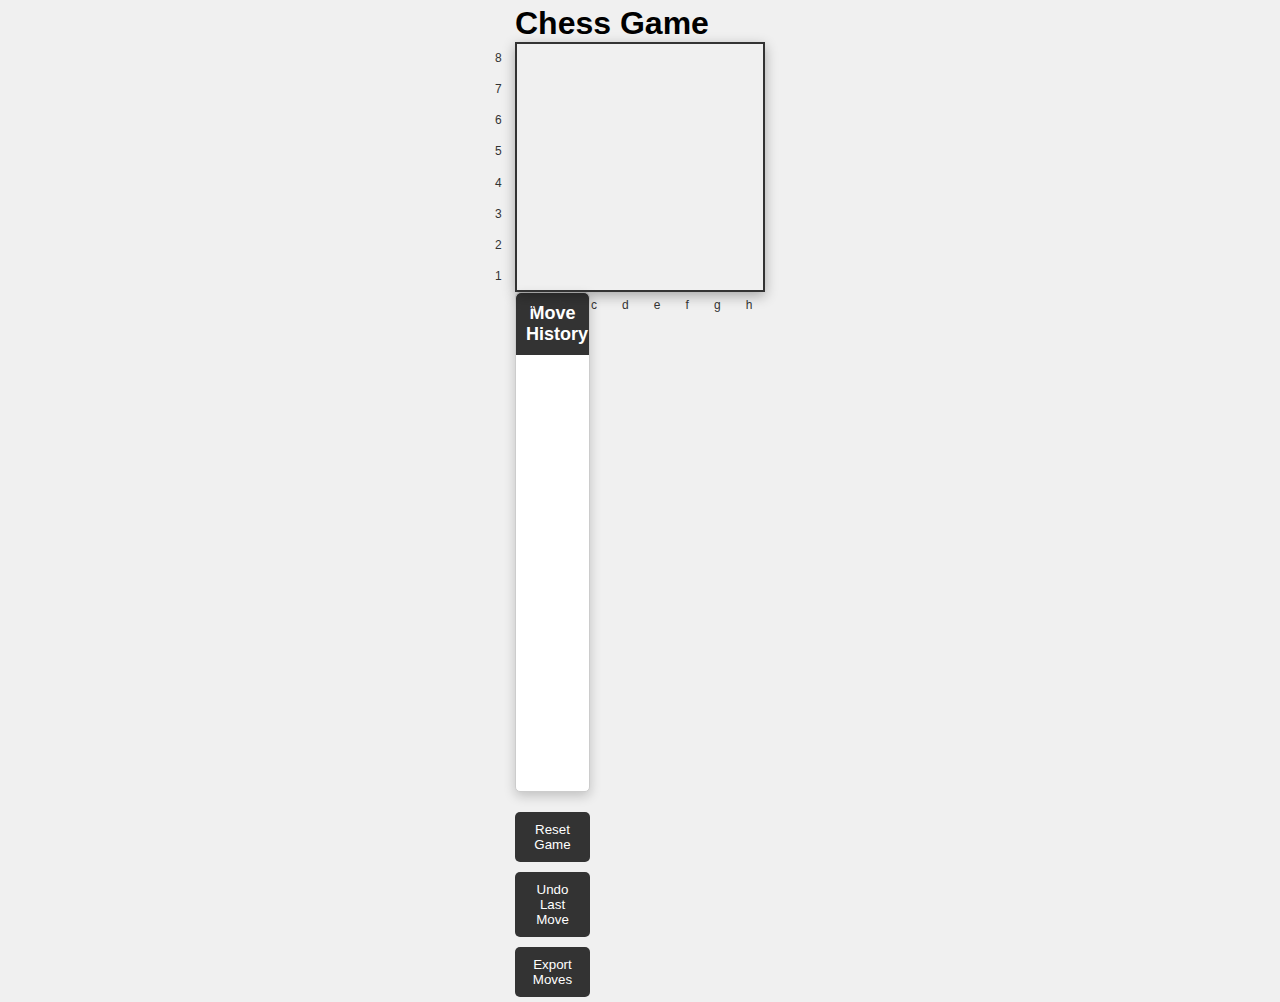
<file: index.html>
<!DOCTYPE html>
<html lang="en">
<head>
    <meta charset="UTF-8">
    <meta name="viewport" content="width=device-width, initial-scale=1.0, maximum-scale=1.0, user-scalable=no">
    <title>Chess Move Recorder</title>
    <link rel="stylesheet" href="styles.css">
    <script src="https://html2canvas.hertzen.com/dist/html2canvas.min.js"></script>
</head>
<body>
    <div class="menu-container">
        <h1>Chess Game</h1>
        <div class="game-container">
            <div class="board-container">
                <div class="chessboard" id="chessboard"></div>
                <div class="coordinates">
                    <div class="files">
                        <span>a</span><span>b</span><span>c</span><span>d</span>
                        <span>e</span><span>f</span><span>g</span><span>h</span>
                    </div>
                    <div class="ranks">
                        <span>8</span><span>7</span><span>6</span><span>5</span>
                        <span>4</span><span>3</span><span>2</span><span>1</span>
                    </div>
                </div>
                <svg class="arrows" id="arrows"></svg>
            </div>
            <div class="side-panel">
                <div class="move-history">
                    <h2>Move History</h2>
                    <div class="moves" id="moves"></div>
                </div>
                <div class="controls">
                    <button id="reset-btn">Reset Game</button>
                    <button id="undo-btn">Undo Last Move</button>
                    <button id="export-btn">Export Moves</button>
                </div>
            </div>
        </div>
    </div>
    <div id="feedback" class="feedback"></div>
    <script src="script.js"></script>
</body>
</html>
</file>
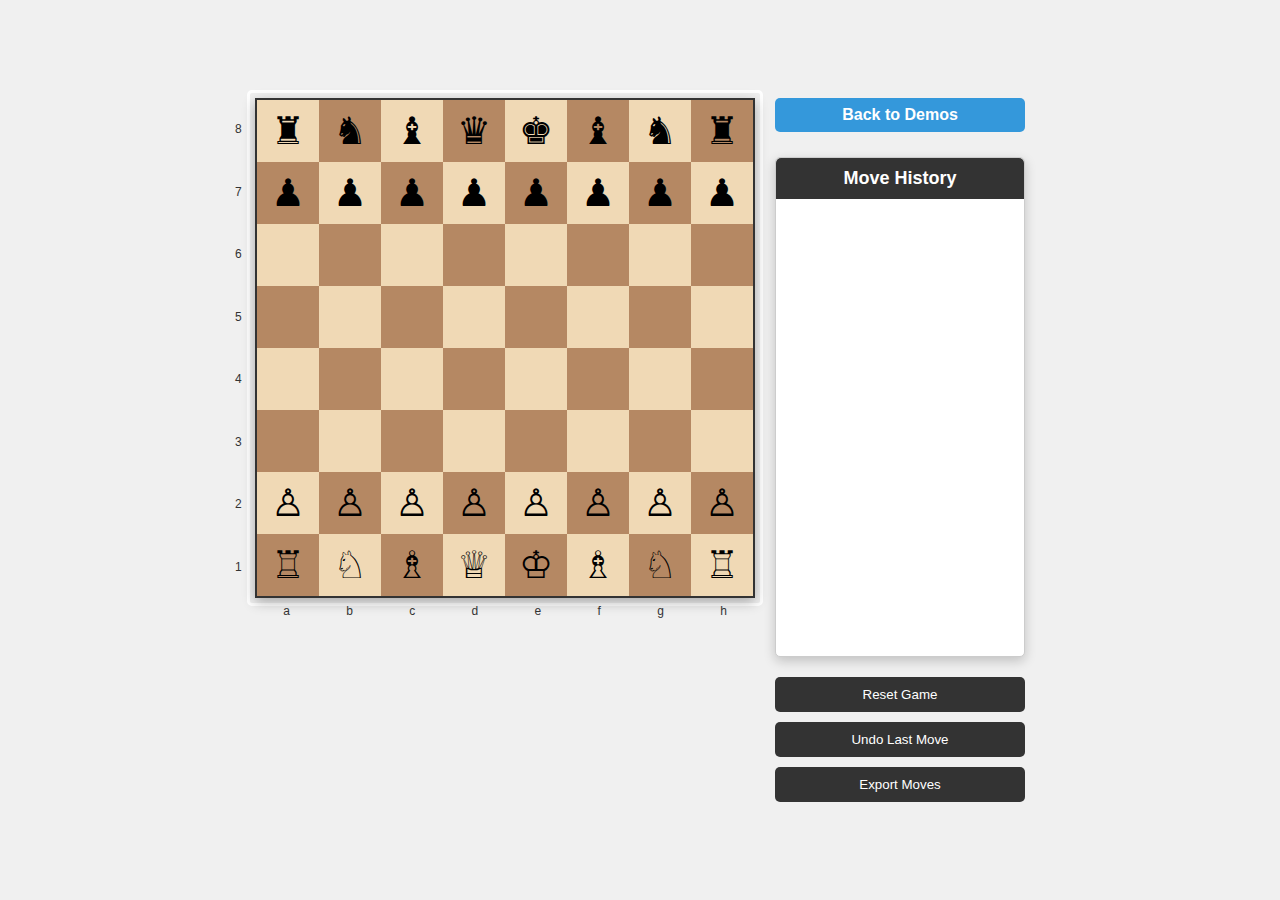
<file: demo1/index.html>
<!DOCTYPE html>
<html lang="en">
<head>
    <meta charset="UTF-8">
    <meta name="viewport" content="width=device-width, initial-scale=1.0">
    <title>Demo 1 - Chess Move Recorder</title>
    <link rel="stylesheet" href="styles.css">
    <script src="https://html2canvas.hertzen.com/dist/html2canvas.min.js"></script>
    <style>
        .back-button {
            padding: 8px 15px;
            background-color: #3498db;
            color: white;
            text-decoration: none;
            border-radius: 5px;
            font-weight: bold;
            transition: background-color 0.3s;
            display: block;
            text-align: center;
            margin-bottom: 5px;
        }
        
        .back-button:hover {
            background-color: #2980b9;
        }
    </style>
</head>
<body>
    <div class="container landscape-mode">
        <div class="game-container">
            <div class="board-container">
                <div class="chessboard" id="chessboard"></div>
                <div class="coordinates">
                    <div class="files">
                        <span>a</span><span>b</span><span>c</span><span>d</span>
                        <span>e</span><span>f</span><span>g</span><span>h</span>
                    </div>
                    <div class="ranks">
                        <span>8</span><span>7</span><span>6</span><span>5</span>
                        <span>4</span><span>3</span><span>2</span><span>1</span>
                    </div>
                </div>
                <svg class="arrows" id="arrows"></svg>
            </div>
            <div class="side-panel">
                <a href="../index.html" class="back-button">Back to Demos</a>
                <div class="move-history">
                    <h2>Move History</h2>
                    <div class="moves" id="moves"></div>
                </div>
                <div class="controls">
                    <button id="reset-btn">Reset Game</button>
                    <button id="undo-btn">Undo Last Move</button>
                    <button id="export-btn">Export Moves</button>
                </div>
            </div>
        </div>
    </div>
    <div id="feedback" class="feedback"></div>
    <script src="script.js"></script>
</body>
</html>
</file>
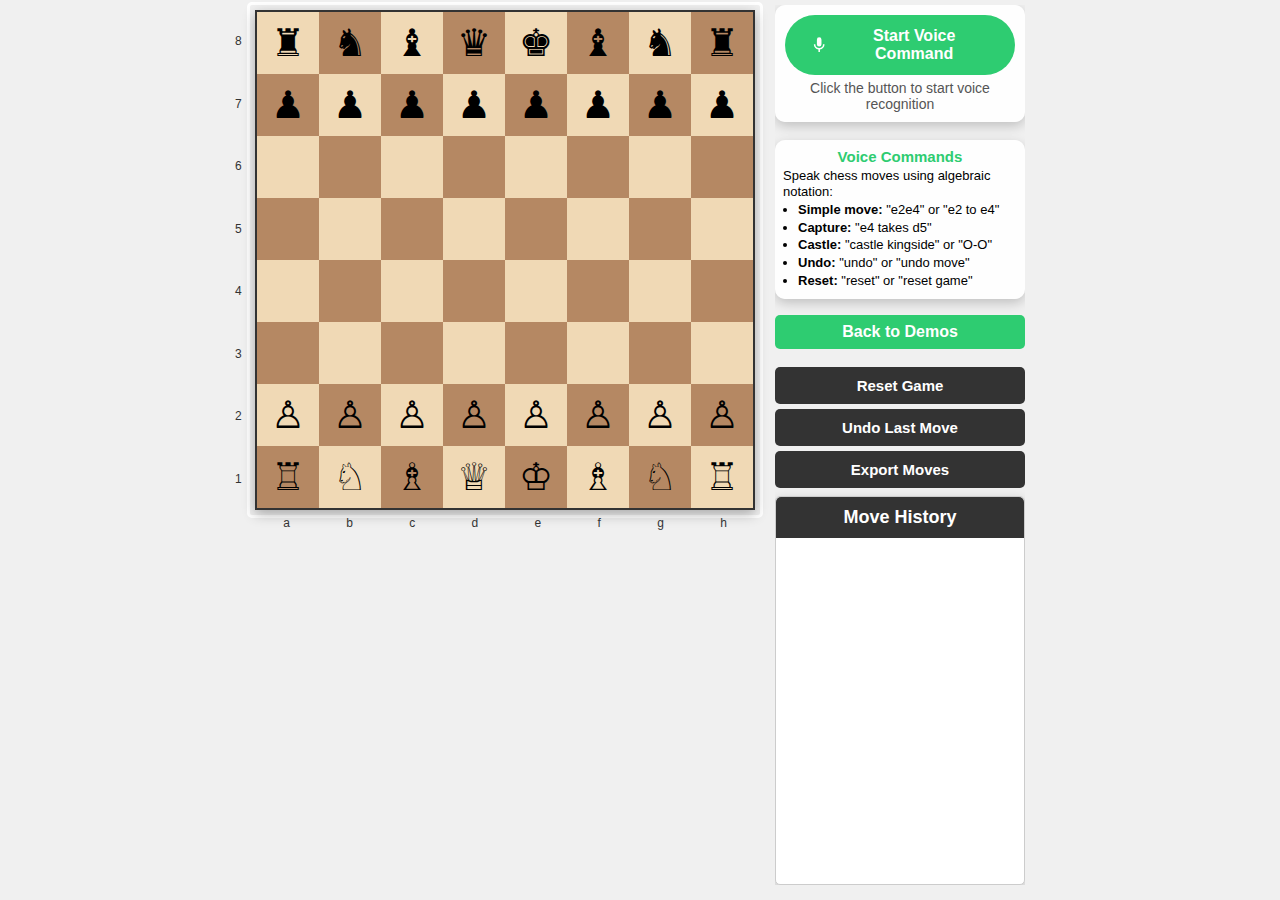
<file: demo2/index.html>
<!DOCTYPE html>
<html lang="en">
<head>
    <meta charset="UTF-8">
    <meta name="viewport" content="width=device-width, initial-scale=1.0">
    <title>Demo 2 - Voice Controlled Chess Recorder</title>
    <link rel="stylesheet" href="styles.css">
    <script src="https://html2canvas.hertzen.com/dist/html2canvas.min.js"></script>
    <style>
        .back-button {
            padding: 8px 15px;
            background-color: #2ecc71;
            color: white;
            text-decoration: none;
            border-radius: 5px;
            font-weight: bold;
            transition: background-color 0.3s;
            display: block;
            text-align: center;
            margin-bottom: 10px;
        }
        
        .back-button:hover {
            background-color: #27ae60;
        }

        .voice-controls {
            display: flex;
            flex-direction: column;
            align-items: center;
            gap: 5px;
            background-color: rgba(255, 255, 255, 0.9);
            padding: 10px;
            border-radius: 10px;
            box-shadow: 0 4px 12px rgba(0, 0, 0, 0.2);
            margin-bottom: 10px;
        }

        .voice-button {
            padding: 12px 25px;
            background-color: #2ecc71;
            color: white;
            border: none;
            border-radius: 50px;
            font-size: 16px;
            font-weight: bold;
            cursor: pointer;
            display: flex;
            align-items: center;
            gap: 10px;
            transition: all 0.3s;
            width: 100%;
            justify-content: center;
        }

        .voice-button:hover {
            background-color: #27ae60;
        }

        .voice-button.listening {
            background-color: #e74c3c;
            animation: pulse 1.5s infinite;
        }

        .voice-button.listening:hover {
            background-color: #c0392b;
        }

        .voice-status {
            font-size: 14px;
            color: #555;
            text-align: center;
            min-height: 20px;
            word-wrap: break-word;
            overflow-wrap: break-word;
            width: 100%;
        }

        .mic-icon {
            width: 20px;
            height: 20px;
            fill: white;
        }

        @keyframes pulse {
            0% {
                transform: scale(1);
            }
            50% {
                transform: scale(1.05);
            }
            100% {
                transform: scale(1);
            }
        }

        .voice-commands {
            background-color: rgba(255, 255, 255, 0.9);
            padding: 8px;
            border-radius: 10px;
            box-shadow: 0 4px 12px rgba(0, 0, 0, 0.2);
            margin-bottom: 8px;
            width: 100%;
        }

        .voice-commands h3 {
            margin-bottom: 3px;
            color: #2ecc71;
            text-align: center;
            font-size: 15px;
        }

        .voice-commands p {
            margin-bottom: 3px;
            font-size: 13px;
            line-height: 1.2;
        }

        .voice-commands ul {
            padding-left: 15px;
            font-size: 13px;
            margin-top: 3px;
            margin-bottom: 3px;
        }

        .voice-commands li {
            margin-bottom: 2px;
            line-height: 1.2;
        }
        
        .permission-overlay {
            position: fixed;
            top: 0;
            left: 0;
            width: 100%;
            height: 100%;
            background-color: rgba(0, 0, 0, 0.7);
            display: flex;
            justify-content: center;
            align-items: center;
            z-index: 1000;
            opacity: 0;
            pointer-events: none;
            transition: opacity 0.3s;
        }
        
        .permission-overlay.visible {
            opacity: 1;
            pointer-events: all;
        }
        
        .permission-box {
            background-color: white;
            padding: 30px;
            border-radius: 10px;
            max-width: 500px;
            text-align: center;
        }
        
        .permission-box h3 {
            color: #2ecc71;
            margin-bottom: 15px;
        }
        
        .permission-box p {
            margin-bottom: 20px;
            line-height: 1.5;
        }
        
        .permission-box button {
            padding: 10px 20px;
            background-color: #2ecc71;
            color: white;
            border: none;
            border-radius: 5px;
            font-weight: bold;
            cursor: pointer;
        }
        
        .permission-box button:hover {
            background-color: #27ae60;
        }

        @media (max-width: 480px) {
            .voice-button {
                font-size: 14px;
                padding: 10px 15px;
            }
            
            .mic-icon {
                width: 16px;
                height: 16px;
            }
        }
    </style>
</head>
<body>
    <div class="container landscape-mode">
        <div class="game-container">
            <div class="board-container">
                <div class="chessboard" id="chessboard"></div>
                <div class="coordinates">
                    <div class="files">
                        <span>a</span><span>b</span><span>c</span><span>d</span>
                        <span>e</span><span>f</span><span>g</span><span>h</span>
                    </div>
                    <div class="ranks">
                        <span>8</span><span>7</span><span>6</span><span>5</span>
                        <span>4</span><span>3</span><span>2</span><span>1</span>
                    </div>
                </div>
                <svg class="arrows" id="arrows"></svg>
            </div>
            <div class="side-panel">
                <div class="voice-controls">
                    <button id="voice-btn" class="voice-button">
                        <svg class="mic-icon" viewBox="0 0 24 24">
                            <path d="M12,2A3,3 0 0,1 15,5V11A3,3 0 0,1 12,14A3,3 0 0,1 9,11V5A3,3 0 0,1 12,2M19,11C19,14.53 16.39,17.44 13,17.93V21H11V17.93C7.61,17.44 5,14.53 5,11H7A5,5 0 0,0 12,16A5,5 0 0,0 17,11H19Z" />
                        </svg>
                        Start Voice Command
                    </button>
                    <div id="voice-status" class="voice-status">Click the button to start voice recognition</div>
                </div>
                
                <div class="voice-commands">
                    <h3>Voice Commands</h3>
                    <p>Speak chess moves using algebraic notation:</p>
                    <ul>
                        <li><strong>Simple move:</strong> "e2e4" or "e2 to e4"</li>
                        <li><strong>Capture:</strong> "e4 takes d5"</li>
                        <li><strong>Castle:</strong> "castle kingside" or "O-O"</li>
                        <li><strong>Undo:</strong> "undo" or "undo move"</li>
                        <li><strong>Reset:</strong> "reset" or "reset game"</li>
                    </ul>
                </div>
                
                <a href="../index.html" class="back-button">Back to Demos</a>
                
                <div class="controls">
                    <button id="reset-btn">Reset Game</button>
                    <button id="undo-btn">Undo Last Move</button>
                    <button id="export-btn">Export Moves</button>
                </div>
                
                <div class="move-history">
                    <h2>Move History</h2>
                    <div class="moves" id="moves"></div>
                </div>
            </div>
        </div>
    </div>
    
    <div id="feedback" class="feedback"></div>
    
    <div id="permission-overlay" class="permission-overlay">
        <div class="permission-box">
            <h3>Microphone Access Required</h3>
            <p>This demo needs permission to use your microphone for voice commands. When prompted by your browser, please click "Allow" to enable voice recognition.</p>
            <p>If you've denied permission, you'll need to reset it in your browser settings.</p>
            <button id="permission-ok">Got it</button>
        </div>
    </div>
    
    <script src="script.js"></script>
</body>
</html>
</file>
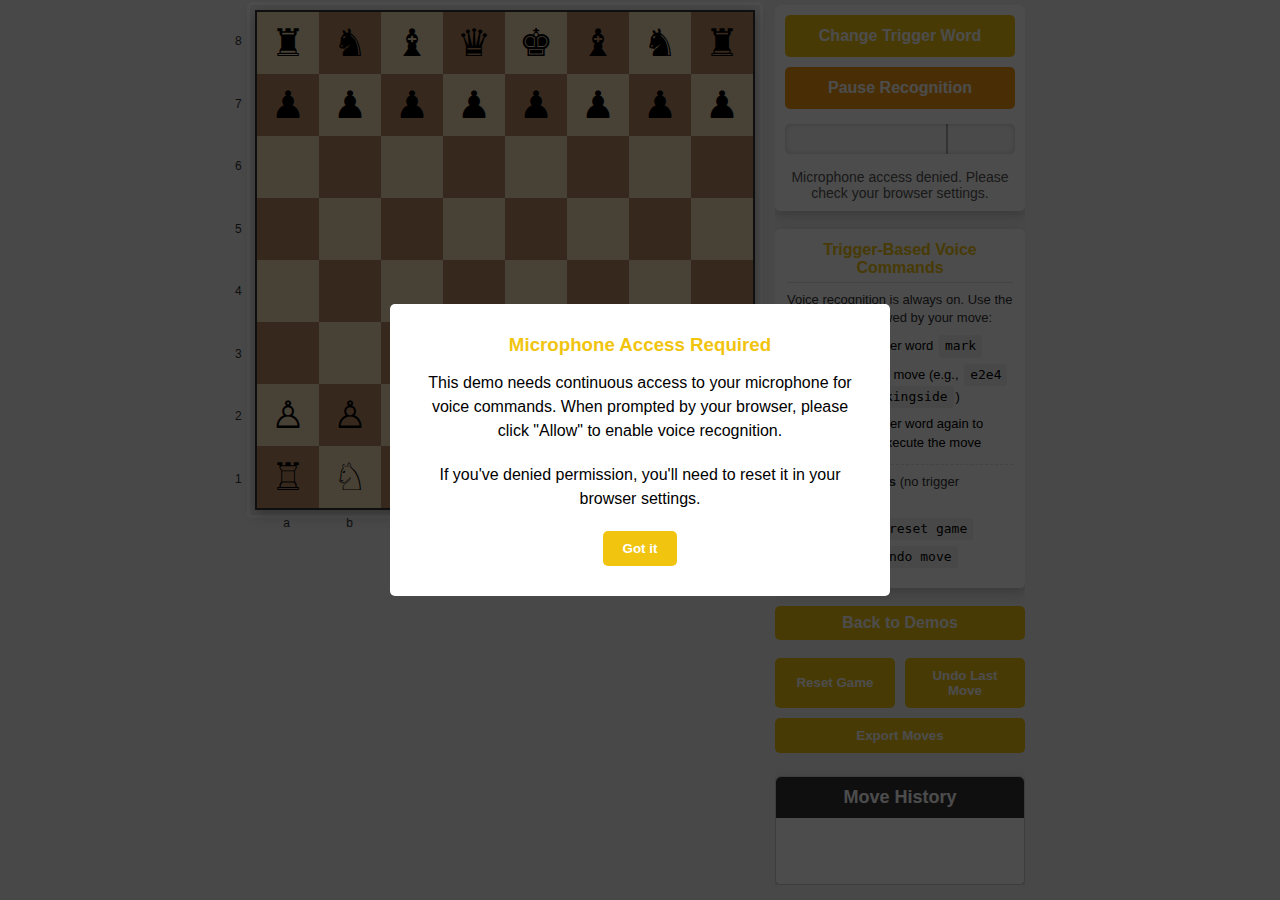
<file: demo3/index.html>
<!DOCTYPE html>
<html lang="en">
<head>
    <meta charset="UTF-8">
    <meta name="viewport" content="width=device-width, initial-scale=1.0">
    <title>Demo 3 - Trigger Controlled Chess Moves Recording</title>
    <link rel="stylesheet" href="styles.css">
    <script src="https://html2canvas.hertzen.com/dist/html2canvas.min.js"></script>
    <style>
        .back-button {
            padding: 8px 15px;
            background-color: #f1c40f;
            color: white;
            text-decoration: none;
            border-radius: 5px;
            font-weight: bold;
            transition: background-color 0.3s;
            display: block;
            text-align: center;
            margin-bottom: 10px;
        }
        
        .back-button:hover {
            background-color: #f39c12;
        }

        .voice-controls {
            display: flex;
            flex-direction: column;
            align-items: center;
            gap: 5px;
            background-color: rgba(255, 255, 255, 0.9);
            padding: 10px;
            border-radius: 5px;
            box-shadow: 0 4px 12px rgba(0, 0, 0, 0.2);
            margin-bottom: 10px;
        }

        .voice-button {
            padding: 12px 15px;
            background-color: #f1c40f;
            color: white;
            border: none;
            border-radius: 5px;
            font-size: 16px;
            font-weight: bold;
            cursor: pointer;
            transition: all 0.3s;
            width: 100%;
            text-align: center;
        }

        .voice-button:hover {
            background-color: #f39c12;
        }

        .voice-button.listening {
            background-color: #e74c3c;
            animation: pulse 1.5s infinite;
        }

        .voice-button.listening:hover {
            background-color: #c0392b;
        }

        .voice-status {
            font-size: 14px;
            color: #555;
            text-align: center;
            min-height: 20px;
            word-wrap: break-word;
            overflow-wrap: break-word;
            width: 100%;
        }

        .mic-icon {
            width: 20px;
            height: 20px;
            fill: white;
        }

        @keyframes pulse {
            0% {
                transform: scale(1);
            }
            50% {
                transform: scale(1.05);
            }
            100% {
                transform: scale(1);
            }
        }

        .voice-commands {
            background-color: rgba(255, 255, 255, 0.9);
            padding: 12px;
            border-radius: 5px;
            box-shadow: 0 4px 12px rgba(0, 0, 0, 0.2);
            margin-bottom: 10px;
            width: 100%;
        }

        .voice-commands h3 {
            margin-bottom: 8px;
            color: #f1c40f;
            text-align: center;
            font-size: 16px;
            border-bottom: 1px solid #e0e0e0;
            padding-bottom: 5px;
        }

        .voice-commands p {
            margin-bottom: 8px;
            font-size: 13px;
            line-height: 1.4;
            color: #333;
        }

        .voice-commands ol, .voice-commands ul {
            padding-left: 20px;
            font-size: 13px;
            margin: 8px 0;
        }

        .voice-commands li {
            margin-bottom: 6px;
            line-height: 1.4;
        }
        
        .voice-commands .step-number {
            display: inline-block;
            width: 20px;
            height: 20px;
            background-color: #f1c40f;
            color: white;
            border-radius: 50%;
            text-align: center;
            line-height: 20px;
            margin-right: 8px;
            font-weight: bold;
            font-size: 12px;
        }
        
        .voice-commands .command-section {
            margin-top: 12px;
            padding-top: 8px;
            border-top: 1px dashed #e0e0e0;
        }
        
        .voice-commands .command-label {
            display: inline-block;
            background-color: #f1f1f1;
            padding: 2px 6px;
            border-radius: 3px;
            font-family: monospace;
            margin: 0 2px;
        }
        
        .permission-overlay {
            position: fixed;
            top: 0;
            left: 0;
            width: 100%;
            height: 100%;
            background-color: rgba(0, 0, 0, 0.7);
            display: flex;
            justify-content: center;
            align-items: center;
            z-index: 1000;
            opacity: 0;
            pointer-events: none;
            transition: opacity 0.3s;
        }
        
        .permission-overlay.visible {
            opacity: 1;
            pointer-events: all;
        }
        
        .permission-box {
            background-color: white;
            padding: 30px;
            border-radius: 5px;
            max-width: 500px;
            text-align: center;
        }
        
        .permission-box h3 {
            color: #f1c40f;
            margin-bottom: 15px;
        }
        
        .permission-box p {
            margin-bottom: 20px;
            line-height: 1.5;
        }
        
        .permission-box button {
            padding: 10px 20px;
            background-color: #f1c40f;
            color: white;
            border: none;
            border-radius: 5px;
            font-weight: bold;
            cursor: pointer;
        }
        
        .permission-box button:hover {
            background-color: #f39c12;
        }

        /* Indicator for active voice recognition */
        body.voice-active {
            border: 2px solid #f1c40f;
        }

        @media (max-width: 480px) {
            .voice-button {
                font-size: 14px;
                padding: 10px 15px;
            }
            
            .mic-icon {
                width: 16px;
                height: 16px;
            }
        }

        .button-group {
            display: flex;
            flex-direction: column;
            width: 100%;
            gap: 10px;
            margin-bottom: 10px;
        }
        
        .button-group .voice-button {
            width: 100%;
        }
        
        .pause-button {
            background-color: #f39c12;
        }
        
        .pause-button:hover {
            background-color: #e67e22;
        }
        
        .pause-button.paused {
            background-color: #3498db;
        }
        
        .pause-button.paused:hover {
            background-color: #2980b9;
        }
        
        .decibel-meter-container.paused {
            opacity: 0.5;
            background-color: #ddd;
        }
        
        .decibel-meter-container.paused .decibel-meter {
            background: #aaa;
        }
    </style>
</head>
<body>
    <div class="container landscape-mode">
        <div class="game-container">
            <div class="board-container">
                <div class="chessboard" id="chessboard"></div>
                <div class="coordinates">
                    <div class="files">
                        <span>a</span><span>b</span><span>c</span><span>d</span>
                        <span>e</span><span>f</span><span>g</span><span>h</span>
                    </div>
                    <div class="ranks">
                        <span>8</span><span>7</span><span>6</span><span>5</span>
                        <span>4</span><span>3</span><span>2</span><span>1</span>
                    </div>
                </div>
                <svg class="arrows" id="arrows"></svg>
            </div>
            <div class="side-panel">
                <div class="voice-controls">
                    <div class="button-group">
                        <button id="voice-btn" class="voice-button">
                            Change Trigger Word
                        </button>
                        <button id="pause-btn" class="voice-button pause-button">
                            Pause Recognition
                        </button>
                    </div>
                    <div class="decibel-meter-container" id="decibel-container">
                        <div id="decibel-meter" class="decibel-meter"></div>
                        <div id="decibel-threshold" class="decibel-threshold" style="left: 70%;"></div>
                    </div>
                    <div id="voice-status" class="voice-status">Voice recognition is always on. Say "mark" to start a move.</div>
                </div>
                
                <div class="voice-commands">
                    <h3>Trigger-Based Voice Commands</h3>
                    <p>Voice recognition is always on. Use the trigger word followed by your move:</p>
                    <ol>
                        <li><span class="step-number">1</span> Say trigger word <span class="command-label">mark</span></li>
                        <li><span class="step-number">2</span> Say your move (e.g., <span class="command-label">e2e4</span> or <span class="command-label">castle kingside</span>)</li>
                        <li><span class="step-number">3</span> Say trigger word again to confirm and execute the move</li>
                    </ol>
                    <div class="command-section">
                        <p><strong>Direct commands</strong> (no trigger needed):</p>
                        <ul>
                            <li><span class="command-label">reset</span> or <span class="command-label">reset game</span></li>
                            <li><span class="command-label">undo</span> or <span class="command-label">undo move</span></li>
                        </ul>
                    </div>
                </div>
                
                <a href="../index.html" class="back-button">Back to Demos</a>
                
                <div class="controls">
                    <button id="reset-btn">Reset Game</button>
                    <button id="undo-btn">Undo Last Move</button>
                    <button id="export-btn">Export Moves</button>
                </div>
                
                <div class="move-history">
                    <h2>Move History</h2>
                    <div class="moves" id="moves"></div>
                </div>
            </div>
        </div>
    </div>
    
    <div id="feedback" class="feedback"></div>
    
    <div id="permission-overlay" class="permission-overlay">
        <div class="permission-box">
            <h3>Microphone Access Required</h3>
            <p>This demo needs continuous access to your microphone for voice commands. When prompted by your browser, please click "Allow" to enable voice recognition.</p>
            <p>If you've denied permission, you'll need to reset it in your browser settings.</p>
            <button id="permission-ok">Got it</button>
        </div>
    </div>
    
    <script src="script.js"></script>
</body>
</html>
</file>
<file: styles.css>
* {
    margin: 0;
    padding: 0;
    box-sizing: border-box;
}

body {
    font-family: Arial, sans-serif;
    background-color: #f0f0f0;
    padding: 10px;
    display: flex;
    justify-content: center;
    align-items: center;
    min-height: 100vh;
    position: relative;
}

.container {
    max-width: 100%;
    margin: 0 auto;
    width: 100%;
}

.landscape-mode .game-container {
    display: flex;
    flex-direction: row;
    gap: 20px;
    justify-content: center;
    align-items: flex-start;
    max-width: 100vw;
}

.board-container {
    position: relative;
    width: 100%;
    max-width: min(calc(100vh - 80px), 500px);
    aspect-ratio: 1/1;
}

.chessboard {
    width: 100%;
    height: 100%;
    display: grid;
    grid-template-columns: repeat(8, 1fr);
    grid-template-rows: repeat(8, 1fr);
    border: 2px solid #333;
    box-shadow: 0 4px 12px rgba(0, 0, 0, 0.3);
    position: relative;
    z-index: 1;
}

.coordinates {
    position: absolute;
    width: 100%;
    height: 100%;
    top: 0;
    left: 0;
    pointer-events: none;
    z-index: 2;
}

.files {
    position: absolute;
    bottom: -20px;
    left: 0;
    width: 100%;
    display: flex;
    justify-content: space-around;
}

.ranks {
    position: absolute;
    top: 0;
    left: -20px;
    height: 100%;
    display: flex;
    flex-direction: column;
    justify-content: space-around;
}

.files span, .ranks span {
    font-size: 12px;
    color: #333;
}

.arrows {
    position: absolute;
    top: 0;
    left: 0;
    width: 100%;
    height: 100%;
    pointer-events: none;
    z-index: 3;
}

.square {
    display: flex;
    justify-content: center;
    align-items: center;
    position: relative;
}

.white {
    background-color: #f0d9b5;
}

.black {
    background-color: #b58863;
}

.piece {
    width: 80%;
    height: 80%;
    cursor: grab;
    user-select: none;
    position: absolute;
    z-index: 10;
    display: flex;
    justify-content: center;
    align-items: center;
    font-size: calc(min(calc(100vh - 80px), 500px) / 8 * 0.6);
    /* Prevent iOS from displaying chess pieces as emojis */
    font-family: "Arial Unicode MS", "Segoe UI Symbol", sans-serif;
    font-variation-settings: 'EMOJI' 0;
    -webkit-font-feature-settings: 'liga' 0;
}

.piece.dragging {
    opacity: 0.6;
}

.highlight {
    background-color: rgba(255, 255, 0, 0.4);
}

.side-panel {
    display: flex;
    flex-direction: column;
    gap: 20px;
    width: 250px;
    max-width: 30%;
}

.move-history {
    width: 100%;
    height: calc(100vh - 250px);
    max-height: 500px;
    border: 1px solid #ccc;
    border-radius: 5px;
    background-color: white;
    box-shadow: 0 4px 12px rgba(0, 0, 0, 0.2);
    display: flex;
    flex-direction: column;
}

.move-history h2 {
    text-align: center;
    padding: 10px;
    background-color: #333;
    color: white;
    font-size: 18px;
    border-radius: 5px 5px 0 0;
    flex-shrink: 0;
}

.moves {
    flex-grow: 1;
    overflow-y: auto;
    padding: 10px;
}

.move-pair {
    display: flex;
    margin-bottom: 8px;
}

.move-number {
    font-weight: bold;
    margin-right: 10px;
    min-width: 20px;
}

.move {
    flex: 1;
    padding: 4px 8px;
    border-radius: 4px;
    margin-right: 5px;
    font-weight: 500;
}

.white-move {
    background-color: #e6f0ff;
    color: #333;
    border: 1px solid #b3d1ff;
}

.black-move {
    background-color: #333333;
    color: #ffffff;
    border: 1px solid #666666;
}

.capture-move {
    background-color: #ffebee;
    color: #d32f2f;
    border: 1px solid #ffcdd2;
}

.white-move.capture-move {
    background-color: #ffebee;
    color: #d32f2f;
    border: 1px solid #ffcdd2;
}

.black-move.capture-move {
    background-color: #b71c1c;
    color: #ffffff;
    border: 1px solid #d32f2f;
}

.castling-move {
    background-color: #e8f5e9;
    color: #2e7d32;
    border: 1px solid #c8e6c9;
}

.white-move.castling-move {
    background-color: #e8f5e9;
    color: #2e7d32;
    border: 1px solid #c8e6c9;
}

.black-move.castling-move {
    background-color: #1b5e20;
    color: #ffffff;
    border: 1px solid #2e7d32;
}

.promotion-move {
    background-color: #fff8e1;
    color: #ff8f00;
    border: 1px solid #ffecb3;
}

.white-move.promotion-move {
    background-color: #fff8e1;
    color: #ff8f00;
    border: 1px solid #ffecb3;
}

.black-move.promotion-move {
    background-color: #ff6f00;
    color: #ffffff;
    border: 1px solid #ff8f00;
}

/* Combined styles (e.g., castling + capture) */
.castling-move.capture-move {
    background: linear-gradient(135deg, #e8f5e9 50%, #ffebee 50%);
    color: #d32f2f;
}

.promotion-move.capture-move {
    background: linear-gradient(135deg, #fff8e1 50%, #ffebee 50%);
    color: #d32f2f;
}

.controls {
    display: flex;
    flex-direction: column;
    gap: 10px;
}

button {
    padding: 10px 15px;
    background-color: #333;
    color: white;
    border: none;
    border-radius: 5px;
    cursor: pointer;
}

button:hover {
    background-color: #555;
}

.feedback {
    position: fixed;
    top: 0;
    left: 0;
    width: 100%;
    height: 100%;
    pointer-events: none;
    z-index: 1000;
    opacity: 0;
    transition: opacity 0.3s;
}

.feedback.valid {
    background-color: rgba(0, 255, 0, 0);
}

.feedback.invalid {
    background-color: rgba(255, 0, 0, 0.671);
}

/* Media query for portrait mode (mobile) */
@media (max-width: 767px) or (orientation: portrait) {
    .landscape-mode .game-container {
        flex-direction: column;
        align-items: center;
    }
    
    .board-container {
        max-width: min(calc(100vw - 20px), 370px);
    }
    
    .side-panel {
        width: 100%;
        max-width: min(calc(100vw - 20px), 370px);
    }
    
    .move-history {
        height: 200px;
    }
    
    .controls {
        flex-direction: row;
        justify-content: center;
    }
    
    .piece {
        font-size: calc(min(calc(100vw - 20px), 370px) / 8 * 0.6);
    }
}

/* Touch device improvements */
@media (pointer: coarse) {
    .piece {
        font-size: calc(min(calc(100vh - 80px), 500px) / 8 * 0.7);
    }
    
    @media (max-width: 767px) or (orientation: portrait) {
        .piece {
            font-size: calc(min(calc(100vw - 20px), 370px) / 8 * 0.7);
        }
    }
}

/* Landscape orientation specific styles */
@media (orientation: landscape) {
    body {
        padding: 5px;
    }
    
    .board-container {
        margin: 0;
    }
    
    /* Ensure side-by-side layout in landscape mode on mobile */
    @media (max-width: 767px) {
        .landscape-mode .game-container {
            flex-direction: row;
            align-items: flex-start;
            justify-content: center;
            gap: 10px;
        }
        
        .board-container {
            max-width: min(calc(100vh - 20px), 370px);
            width: 50%;
        }
        
        .side-panel {
            width: 45%;
            max-width: none;
            height: min(calc(100vh - 20px), 370px);
            display: flex;
            flex-direction: column;
        }
        
        .move-history {
            flex: 1;
            overflow-y: auto;
        }
    }
}

/* Turn indicator background colors */
body.white-turn {
    background-color: #f0f0f0;
    transition: background-color 0.5s ease;
}

body.black-turn {
    background-color: #292929;
    transition: background-color 0.5s ease;
}

/* Add a subtle border to indicate current turn */
body.white-turn .board-container::before {
    content: '';
    position: absolute;
    top: -8px;
    left: -8px;
    right: -8px;
    bottom: -8px;
    border: 3px solid #ffffff;
    border-radius: 5px;
    pointer-events: none;
    z-index: 0;
}

body.black-turn .board-container::before {
    content: '';
    position: absolute;
    top: -8px;
    left: -8px;
    right: -8px;
    bottom: -8px;
    border: 3px solid #000000;
    border-radius: 5px;
    pointer-events: none;
    z-index: 0;
}

/* Export styles */
.export-container {
    background-color: #f8f8f8;
    border: 1px solid #ddd;
    border-radius: 8px;
    padding: 20px;
    width: 500px;
    font-family: Arial, sans-serif;
    box-shadow: 0 2px 10px rgba(0,0,0,0.1);
}

.export-container h2 {
    text-align: center;
    margin-bottom: 10px;
    color: #333;
}

.export-container p {
    text-align: center;
    color: #666;
    margin-bottom: 20px;
    font-size: 14px;
}

.export-moves {
    background-color: white;
    border-radius: 5px;
    padding: 15px;
    box-shadow: inset 0 0 5px rgba(0,0,0,0.1);
}

.export-move-entry {
    display: flex;
    margin-bottom: 8px;
    align-items: center;
}

.export-move-number {
    font-weight: bold;
    margin-right: 10px;
    min-width: 30px;
}

.export-move {
    padding: 4px 8px;
    border-radius: 4px;
    margin-right: 10px;
    font-weight: 500;
    min-width: 80px;
    text-align: center;
}
</file>
<file: demo1/styles.css>
* {
    margin: 0;
    padding: 0;
    box-sizing: border-box;
}

body {
    font-family: Arial, sans-serif;
    background-color: #f0f0f0;
    padding: 10px;
    display: flex;
    justify-content: center;
    align-items: center;
    min-height: 100vh;
    position: relative;
}

.container {
    max-width: 100%;
    margin: 0 auto;
    width: 100%;
}

.landscape-mode .game-container {
    display: flex;
    flex-direction: row;
    gap: 20px;
    justify-content: center;
    align-items: flex-start;
    max-width: 100vw;
}

.board-container {
    position: relative;
    width: 100%;
    max-width: min(calc(100vh - 80px), 500px);
    aspect-ratio: 1/1;
}

.chessboard {
    width: 100%;
    height: 100%;
    display: grid;
    grid-template-columns: repeat(8, 1fr);
    grid-template-rows: repeat(8, 1fr);
    border: 2px solid #333;
    box-shadow: 0 4px 12px rgba(0, 0, 0, 0.3);
    position: relative;
    z-index: 1;
}

.coordinates {
    position: absolute;
    width: 100%;
    height: 100%;
    top: 0;
    left: 0;
    pointer-events: none;
    z-index: 2;
}

.files {
    position: absolute;
    bottom: -20px;
    left: 0;
    width: 100%;
    display: flex;
    justify-content: space-around;
}

.ranks {
    position: absolute;
    top: 0;
    left: -20px;
    height: 100%;
    display: flex;
    flex-direction: column;
    justify-content: space-around;
}

.files span, .ranks span {
    font-size: 12px;
    color: #333;
}

.arrows {
    position: absolute;
    top: 0;
    left: 0;
    width: 100%;
    height: 100%;
    pointer-events: none;
    z-index: 3;
}

.square {
    display: flex;
    justify-content: center;
    align-items: center;
    position: relative;
}

.white {
    background-color: #f0d9b5;
}

.black {
    background-color: #b58863;
}

.piece {
    width: 80%;
    height: 80%;
    cursor: grab;
    user-select: none;
    position: absolute;
    z-index: 10;
    display: flex;
    justify-content: center;
    align-items: center;
    font-size: calc(min(calc(100vh - 80px), 500px) / 8 * 0.6);
    /* Prevent iOS from displaying chess pieces as emojis */
    font-family: "Arial Unicode MS", "Segoe UI Symbol", sans-serif;
    font-variation-settings: 'EMOJI' 0;
    -webkit-font-feature-settings: 'liga' 0;
}

.piece.dragging {
    opacity: 0.6;
}

.highlight {
    background-color: rgba(255, 255, 0, 0.4);
}

.side-panel {
    display: flex;
    flex-direction: column;
    gap: 20px;
    width: 250px;
    max-width: 30%;
}

.move-history {
    width: 100%;
    height: calc(100vh - 250px);
    max-height: 500px;
    border: 1px solid #ccc;
    border-radius: 5px;
    background-color: white;
    box-shadow: 0 4px 12px rgba(0, 0, 0, 0.2);
    display: flex;
    flex-direction: column;
}

.move-history h2 {
    text-align: center;
    padding: 10px;
    background-color: #333;
    color: white;
    font-size: 18px;
    border-radius: 5px 5px 0 0;
    flex-shrink: 0;
}

.moves {
    flex-grow: 1;
    overflow-y: auto;
    padding: 10px;
}

.move-pair {
    display: flex;
    margin-bottom: 8px;
}

.move-number {
    font-weight: bold;
    margin-right: 10px;
    min-width: 20px;
}

.move {
    flex: 1;
    padding: 4px 8px;
    border-radius: 4px;
    margin-right: 5px;
    font-weight: 500;
}

.white-move {
    background-color: #e6f0ff;
    color: #333;
    border: 1px solid #b3d1ff;
}

.black-move {
    background-color: #333333;
    color: #ffffff;
    border: 1px solid #666666;
}

.capture-move {
    background-color: #ffebee;
    color: #d32f2f;
    border: 1px solid #ffcdd2;
}

.white-move.capture-move {
    background-color: #ffebee;
    color: #d32f2f;
    border: 1px solid #ffcdd2;
}

.black-move.capture-move {
    background-color: #b71c1c;
    color: #ffffff;
    border: 1px solid #d32f2f;
}

.castling-move {
    background-color: #e8f5e9;
    color: #2e7d32;
    border: 1px solid #c8e6c9;
}

.white-move.castling-move {
    background-color: #e8f5e9;
    color: #2e7d32;
    border: 1px solid #c8e6c9;
}

.black-move.castling-move {
    background-color: #1b5e20;
    color: #ffffff;
    border: 1px solid #2e7d32;
}

.promotion-move {
    background-color: #fff8e1;
    color: #ff8f00;
    border: 1px solid #ffecb3;
}

.white-move.promotion-move {
    background-color: #fff8e1;
    color: #ff8f00;
    border: 1px solid #ffecb3;
}

.black-move.promotion-move {
    background-color: #ff6f00;
    color: #ffffff;
    border: 1px solid #ff8f00;
}

/* Combined styles (e.g., castling + capture) */
.castling-move.capture-move {
    background: linear-gradient(135deg, #e8f5e9 50%, #ffebee 50%);
    color: #d32f2f;
}

.promotion-move.capture-move {
    background: linear-gradient(135deg, #fff8e1 50%, #ffebee 50%);
    color: #d32f2f;
}

.controls {
    display: flex;
    flex-direction: column;
    gap: 10px;
}

button {
    padding: 10px 15px;
    background-color: #333;
    color: white;
    border: none;
    border-radius: 5px;
    cursor: pointer;
}

button:hover {
    background-color: #555;
}

.feedback {
    position: fixed;
    top: 0;
    left: 0;
    width: 100%;
    height: 100%;
    pointer-events: none;
    z-index: 1000;
    opacity: 0;
    transition: opacity 0.3s;
}

.feedback.valid {
    background-color: rgba(0, 255, 0, 0);
}

.feedback.invalid {
    background-color: rgba(255, 0, 0, 0.671);
}

/* Media query for portrait mode (mobile) */
@media (max-width: 767px) or (orientation: portrait) {
    .landscape-mode .game-container {
        flex-direction: column;
        align-items: center;
    }
    
    .board-container {
        max-width: min(calc(100vw - 20px), 370px);
    }
    
    .side-panel {
        width: 100%;
        max-width: min(calc(100vw - 20px), 370px);
    }
    
    .move-history {
        height: 200px;
    }
    
    .controls {
        flex-direction: row;
        justify-content: center;
    }
    
    .piece {
        font-size: calc(min(calc(100vw - 20px), 370px) / 8 * 0.6);
    }
}

/* Touch device improvements */
@media (pointer: coarse) {
    .piece {
        font-size: calc(min(calc(100vh - 80px), 500px) / 8 * 0.7);
    }
    
    @media (max-width: 767px) or (orientation: portrait) {
        .piece {
            font-size: calc(min(calc(100vw - 20px), 370px) / 8 * 0.7);
        }
    }
}

/* Landscape orientation specific styles */
@media (orientation: landscape) {
    body {
        padding: 5px;
    }
    
    .board-container {
        margin: 0;
    }
    
    /* Ensure side-by-side layout in landscape mode on mobile */
    @media (max-width: 767px) {
        .landscape-mode .game-container {
            flex-direction: row;
            align-items: flex-start;
            justify-content: center;
            gap: 10px;
        }
        
        .board-container {
            max-width: min(calc(100vh - 20px), 370px);
            width: 50%;
        }
        
        .side-panel {
            width: 45%;
            max-width: none;
            height: min(calc(100vh - 20px), 370px);
            display: flex;
            flex-direction: column;
        }
        
        .move-history {
            flex: 1;
            overflow-y: auto;
        }
    }
}

/* Turn indicator background colors */
body.white-turn {
    background-color: #f0f0f0;
    transition: background-color 0.5s ease;
}

body.black-turn {
    background-color: #292929;
    transition: background-color 0.5s ease;
}

/* Add a subtle border to indicate current turn */
body.white-turn .board-container::before {
    content: '';
    position: absolute;
    top: -8px;
    left: -8px;
    right: -8px;
    bottom: -8px;
    border: 3px solid #ffffff;
    border-radius: 5px;
    pointer-events: none;
    z-index: 0;
}

body.black-turn .board-container::before {
    content: '';
    position: absolute;
    top: -8px;
    left: -8px;
    right: -8px;
    bottom: -8px;
    border: 3px solid #000000;
    border-radius: 5px;
    pointer-events: none;
    z-index: 0;
}

/* Export styles */
.export-container {
    background-color: #f8f8f8;
    border: 1px solid #ddd;
    border-radius: 8px;
    padding: 20px;
    width: 500px;
    font-family: Arial, sans-serif;
    box-shadow: 0 2px 10px rgba(0,0,0,0.1);
}

.export-container h2 {
    text-align: center;
    margin-bottom: 10px;
    color: #333;
}

.export-container p {
    text-align: center;
    color: #666;
    margin-bottom: 20px;
    font-size: 14px;
}

.export-moves {
    background-color: white;
    border-radius: 5px;
    padding: 15px;
    box-shadow: inset 0 0 5px rgba(0,0,0,0.1);
}

.export-move-entry {
    display: flex;
    margin-bottom: 8px;
    align-items: center;
}

.export-move-number {
    font-weight: bold;
    margin-right: 10px;
    min-width: 30px;
}

.export-move {
    padding: 4px 8px;
    border-radius: 4px;
    margin-right: 10px;
    font-weight: 500;
    min-width: 80px;
    text-align: center;
}
</file>
<file: demo2/styles.css>
* {
    margin: 0;
    padding: 0;
    box-sizing: border-box;
}

body {
    font-family: Arial, sans-serif;
    background-color: #f0f0f0;
    padding: 10px;
    display: flex;
    justify-content: center;
    align-items: flex-start;
    min-height: 100vh;
    position: relative;
    overflow-x: hidden;
}

.container {
    max-width: 100%;
    margin: 0 auto;
    width: 100%;
}

.landscape-mode .game-container {
    display: flex;
    flex-direction: row;
    gap: 20px;
    justify-content: center;
    align-items: flex-start;
    max-width: 100vw;
}

.board-container {
    position: sticky;
    top: 10px;
    width: 100%;
    max-width: min(calc(100vh - 80px), 500px);
    aspect-ratio: 1/1;
    z-index: 5;
}

.chessboard {
    width: 100%;
    height: 100%;
    display: grid;
    grid-template-columns: repeat(8, 1fr);
    grid-template-rows: repeat(8, 1fr);
    border: 2px solid #333;
    box-shadow: 0 4px 12px rgba(0, 0, 0, 0.3);
    position: relative;
    z-index: 1;
}

.coordinates {
    position: absolute;
    width: 100%;
    height: 100%;
    top: 0;
    left: 0;
    pointer-events: none;
    z-index: 2;
}

.files {
    position: absolute;
    bottom: -20px;
    left: 0;
    width: 100%;
    display: flex;
    justify-content: space-around;
}

.ranks {
    position: absolute;
    top: 0;
    left: -20px;
    height: 100%;
    display: flex;
    flex-direction: column;
    justify-content: space-around;
}

.files span, .ranks span {
    font-size: 12px;
    color: #333;
}

.arrows {
    position: absolute;
    top: 0;
    left: 0;
    width: 100%;
    height: 100%;
    pointer-events: none;
    z-index: 3;
}

.square {
    display: flex;
    justify-content: center;
    align-items: center;
    position: relative;
}

.white {
    background-color: #f0d9b5;
}

.black {
    background-color: #b58863;
}

.piece {
    width: 80%;
    height: 80%;
    cursor: grab;
    user-select: none;
    position: absolute;
    z-index: 10;
    display: flex;
    justify-content: center;
    align-items: center;
    font-size: calc(min(calc(100vh - 80px), 500px) / 8 * 0.6);
    /* Prevent iOS from displaying chess pieces as emojis */
    font-family: "Arial Unicode MS", "Segoe UI Symbol", sans-serif;
    font-variation-settings: 'EMOJI' 0;
    -webkit-font-feature-settings: 'liga' 0;
}

.piece.dragging {
    opacity: 0.6;
}

.highlight {
    background-color: rgba(255, 255, 0, 0.4);
}

.side-panel {
    display: flex;
    flex-direction: column;
    gap: 8px;
    width: 250px;
    max-width: 30%;
    overflow-y: auto;
    max-height: calc(100vh - 20px);
    position: sticky;
    top: 10px;
}

.move-history {
    width: 100%;
    height: calc(100vh - 350px);
    max-height: 400px;
    border: 1px solid #ccc;
    border-radius: 5px;
    background-color: white;
    box-shadow: 0 4px 12px rgba(0, 0, 0, 0.2);
    display: flex;
    flex-direction: column;
}

.move-history h2 {
    text-align: center;
    padding: 10px;
    background-color: #333;
    color: white;
    font-size: 18px;
    border-radius: 5px 5px 0 0;
    flex-shrink: 0;
}

.moves {
    flex-grow: 1;
    overflow-y: auto;
    padding: 10px;
}

.move-pair {
    display: flex;
    margin-bottom: 8px;
}

.move-number {
    font-weight: bold;
    margin-right: 10px;
    min-width: 20px;
}

.move {
    flex: 1;
    padding: 4px 8px;
    border-radius: 4px;
    margin-right: 5px;
    font-weight: 500;
}

.white-move {
    background-color: #e6f0ff;
    color: #333;
    border: 1px solid #b3d1ff;
}

.black-move {
    background-color: #333333;
    color: #ffffff;
    border: 1px solid #666666;
}

.capture-move {
    background-color: #ffebee;
    color: #d32f2f;
    border: 1px solid #ffcdd2;
}

.white-move.capture-move {
    background-color: #ffebee;
    color: #d32f2f;
    border: 1px solid #ffcdd2;
}

.black-move.capture-move {
    background-color: #b71c1c;
    color: #ffffff;
    border: 1px solid #d32f2f;
}

.castling-move {
    background-color: #e8f5e9;
    color: #2e7d32;
    border: 1px solid #c8e6c9;
}

.white-move.castling-move {
    background-color: #e8f5e9;
    color: #2e7d32;
    border: 1px solid #c8e6c9;
}

.black-move.castling-move {
    background-color: #1b5e20;
    color: #ffffff;
    border: 1px solid #2e7d32;
}

.promotion-move {
    background-color: #fff8e1;
    color: #ff8f00;
    border: 1px solid #ffecb3;
}

.white-move.promotion-move {
    background-color: #fff8e1;
    color: #ff8f00;
    border: 1px solid #ffecb3;
}

.black-move.promotion-move {
    background-color: #ff6f00;
    color: #ffffff;
    border: 1px solid #ff8f00;
}

/* Combined styles (e.g., castling + capture) */
.castling-move.capture-move {
    background: linear-gradient(135deg, #e8f5e9 50%, #ffebee 50%);
    color: #d32f2f;
}

.promotion-move.capture-move {
    background: linear-gradient(135deg, #fff8e1 50%, #ffebee 50%);
    color: #d32f2f;
}

.controls {
    display: flex;
    flex-direction: column;
    gap: 5px;
    width: 100%;
}

.controls button {
    width: 100%;
    padding: 10px 15px;
    font-size: 15px;
    font-weight: bold;
}

button {
    padding: 10px 15px;
    background-color: #333;
    color: white;
    border: none;
    border-radius: 5px;
    cursor: pointer;
}

button:hover {
    background-color: #555;
}

.feedback {
    position: fixed;
    top: 0;
    left: 0;
    width: 100%;
    height: 100%;
    pointer-events: none;
    z-index: 1000;
    opacity: 0;
    transition: opacity 0.3s;
}

.feedback.valid {
    background-color: rgba(0, 255, 0, 0);
}

.feedback.invalid {
    background-color: rgba(255, 0, 0, 0.671);
}

/* Media query for portrait mode (mobile) */
@media (max-width: 767px) or (orientation: portrait) {
    .landscape-mode .game-container {
        flex-direction: column;
        align-items: center;
    }
    
    .board-container {
        max-width: 90vw;
        position: sticky;
        top: 10px;
        z-index: 10;
    }
    
    .side-panel {
        width: 90vw;
        max-width: 90vw;
        margin-top: 10px;
        max-height: none;
        position: relative;
        gap: 5px;
    }
    
    .move-history {
        height: auto;
        max-height: 200px;
    }
    
    .voice-controls {
        width: 100%;
        margin-bottom: 5px;
    }
    
    .piece {
        font-size: calc(90vw / 8 * 0.6);
    }
}

/* Touch device improvements */
@media (pointer: coarse) {
    .piece {
        font-size: calc(min(calc(100vh - 80px), 500px) / 8 * 0.7);
    }
    
    @media (max-width: 767px) or (orientation: portrait) {
        .piece {
            font-size: calc(min(calc(100vw - 20px), 370px) / 8 * 0.7);
        }
    }
}

/* Landscape orientation specific styles */
@media (orientation: landscape) {
    body {
        padding: 5px;
    }
    
    .board-container {
        margin: 0;
    }
    
    /* Ensure side-by-side layout in landscape mode on mobile */
    @media (max-width: 767px) {
        .landscape-mode .game-container {
            flex-direction: row;
            align-items: flex-start;
            justify-content: center;
            gap: 10px;
        }
        
        .board-container {
            max-width: min(calc(100vh - 20px), 370px);
            width: 50%;
        }
        
        .side-panel {
            width: 45%;
            max-width: none;
            height: min(calc(100vh - 20px), 370px);
            display: flex;
            flex-direction: column;
            gap: 5px;
        }
        
        .move-history {
            flex: 1;
            overflow-y: auto;
            min-height: 100px;
        }
    }
}

/* Turn indicator background colors */
body.white-turn {
    background-color: #f0f0f0;
    transition: background-color 0.5s ease;
}

body.black-turn {
    background-color: #292929;
    transition: background-color 0.5s ease;
}

/* Add a subtle border to indicate current turn */
body.white-turn .board-container::before {
    content: '';
    position: absolute;
    top: -8px;
    left: -8px;
    right: -8px;
    bottom: -8px;
    border: 3px solid #ffffff;
    border-radius: 5px;
    pointer-events: none;
    z-index: 0;
}

body.black-turn .board-container::before {
    content: '';
    position: absolute;
    top: -8px;
    left: -8px;
    right: -8px;
    bottom: -8px;
    border: 3px solid #000000;
    border-radius: 5px;
    pointer-events: none;
    z-index: 0;
}

/* Export styles */
.export-container {
    background-color: #f8f8f8;
    border: 1px solid #ddd;
    border-radius: 8px;
    padding: 20px;
    width: 500px;
    font-family: Arial, sans-serif;
    box-shadow: 0 2px 10px rgba(0,0,0,0.1);
}

.export-container h2 {
    text-align: center;
    margin-bottom: 10px;
    color: #333;
}

.export-container p {
    text-align: center;
    color: #666;
    margin-bottom: 20px;
    font-size: 14px;
}

.export-moves {
    background-color: white;
    border-radius: 5px;
    padding: 15px;
    box-shadow: inset 0 0 5px rgba(0,0,0,0.1);
}

.export-move-entry {
    display: flex;
    margin-bottom: 8px;
    align-items: center;
}

.export-move-number {
    font-weight: bold;
    margin-right: 10px;
    min-width: 30px;
}

.export-move {
    padding: 4px 8px;
    border-radius: 4px;
    margin-right: 10px;
    font-weight: 500;
    min-width: 80px;
    text-align: center;
}
</file>
<file: demo3/styles.css>
* {
    margin: 0;
    padding: 0;
    box-sizing: border-box;
}

body {
    font-family: Arial, sans-serif;
    background-color: #f0f0f0;
    padding: 10px;
    display: flex;
    justify-content: center;
    align-items: flex-start;
    min-height: 100vh;
    position: relative;
    overflow-x: hidden;
}

.container {
    max-width: 100%;
    margin: 0 auto;
    width: 100%;
}

.landscape-mode .game-container {
    display: flex;
    flex-direction: row;
    gap: 20px;
    justify-content: center;
    align-items: flex-start;
    max-width: 100vw;
}

.board-container {
    position: sticky;
    top: 10px;
    width: 100%;
    max-width: min(calc(100vh - 80px), 500px);
    aspect-ratio: 1/1;
    z-index: 5;
}

.chessboard {
    width: 100%;
    height: 100%;
    display: grid;
    grid-template-columns: repeat(8, 1fr);
    grid-template-rows: repeat(8, 1fr);
    border: 2px solid #333;
    box-shadow: 0 4px 12px rgba(0, 0, 0, 0.3);
    position: relative;
    z-index: 1;
}

.coordinates {
    position: absolute;
    width: 100%;
    height: 100%;
    top: 0;
    left: 0;
    pointer-events: none;
    z-index: 2;
}

.files {
    position: absolute;
    bottom: -20px;
    left: 0;
    width: 100%;
    display: flex;
    justify-content: space-around;
}

.ranks {
    position: absolute;
    top: 0;
    left: -20px;
    height: 100%;
    display: flex;
    flex-direction: column;
    justify-content: space-around;
}

.files span, .ranks span {
    font-size: 12px;
    color: #333;
}

.arrows {
    position: absolute;
    top: 0;
    left: 0;
    width: 100%;
    height: 100%;
    pointer-events: none;
    z-index: 3;
}

.square {
    display: flex;
    justify-content: center;
    align-items: center;
    position: relative;
}

.white {
    background-color: #f0d9b5;
}

.black {
    background-color: #b58863;
}

.piece {
    width: 80%;
    height: 80%;
    cursor: grab;
    user-select: none;
    position: absolute;
    z-index: 10;
    display: flex;
    justify-content: center;
    align-items: center;
    font-size: calc(min(calc(100vh - 80px), 500px) / 8 * 0.6);
    /* Prevent iOS from displaying chess pieces as emojis */
    font-family: "Arial Unicode MS", "Segoe UI Symbol", sans-serif;
    font-variation-settings: 'EMOJI' 0;
    -webkit-font-feature-settings: 'liga' 0;
}

.piece.dragging {
    opacity: 0.6;
}

.highlight {
    background-color: rgba(255, 255, 0, 0.4);
}

.side-panel {
    display: flex;
    flex-direction: column;
    gap: 8px;
    width: 250px;
    max-width: 30%;
    overflow-y: auto;
    max-height: calc(100vh - 20px);
    position: sticky;
    top: 10px;
}

.move-history {
    width: 100%;
    height: calc(100vh - 350px);
    max-height: 400px;
    border: 1px solid #ccc;
    border-radius: 5px;
    background-color: white;
    box-shadow: 0 4px 12px rgba(0, 0, 0, 0.2);
    display: flex;
    flex-direction: column;
}

.move-history h2 {
    text-align: center;
    padding: 10px;
    background-color: #333;
    color: white;
    font-size: 18px;
    border-radius: 5px 5px 0 0;
    flex-shrink: 0;
}

.moves {
    flex-grow: 1;
    overflow-y: auto;
    padding: 10px;
}

.move-pair {
    display: flex;
    margin-bottom: 8px;
}

.move-number {
    font-weight: bold;
    margin-right: 10px;
    min-width: 20px;
}

.move {
    flex: 1;
    padding: 4px 8px;
    border-radius: 4px;
    margin-right: 5px;
    font-weight: 500;
}

.white-move {
    background-color: #e6f0ff;
    color: #333;
    border: 1px solid #b3d1ff;
}

.black-move {
    background-color: #333333;
    color: #ffffff;
    border: 1px solid #666666;
}

.capture-move {
    background-color: #ffebee;
    color: #d32f2f;
    border: 1px solid #ffcdd2;
}

.white-move.capture-move {
    background-color: #ffebee;
    color: #d32f2f;
    border: 1px solid #ffcdd2;
}

.black-move.capture-move {
    background-color: #b71c1c;
    color: #ffffff;
    border: 1px solid #d32f2f;
}

.castling-move {
    background-color: #e8f5e9;
    color: #2e7d32;
    border: 1px solid #c8e6c9;
}

.white-move.castling-move {
    background-color: #e8f5e9;
    color: #2e7d32;
    border: 1px solid #c8e6c9;
}

.black-move.castling-move {
    background-color: #1b5e20;
    color: #ffffff;
    border: 1px solid #2e7d32;
}

.promotion-move {
    background-color: #fff8e1;
    color: #ff8f00;
    border: 1px solid #ffecb3;
}

.white-move.promotion-move {
    background-color: #fff8e1;
    color: #ff8f00;
    border: 1px solid #ffecb3;
}

.black-move.promotion-move {
    background-color: #ff6f00;
    color: #ffffff;
    border: 1px solid #ff8f00;
}

/* Combined styles (e.g., castling + capture) */
.castling-move.capture-move {
    background: linear-gradient(135deg, #e8f5e9 50%, #ffebee 50%);
    color: #d32f2f;
}

.promotion-move.capture-move {
    background: linear-gradient(135deg, #fff8e1 50%, #ffebee 50%);
    color: #d32f2f;
}

.controls {
    display: flex;
    flex-wrap: wrap;
    gap: 10px;
    margin-bottom: 15px;
}

.controls button {
    flex: 1;
    min-width: 100px;
    padding: 10px;
    background-color: #f1c40f;
    color: white;
    border: none;
    border-radius: 5px;
    font-weight: bold;
    cursor: pointer;
    transition: background-color 0.3s;
}

.controls button:hover {
    background-color: #f39c12;
}

.feedback {
    position: fixed;
    top: 20px;
    left: 50%;
    transform: translateX(-50%);
    padding: 10px 20px;
    background-color: rgba(0, 0, 0, 0.7);
    color: white;
    border-radius: 5px;
    font-weight: bold;
    opacity: 0;
    transition: opacity 0.3s;
    z-index: 100;
}

.feedback.valid {
    background-color: rgba(241, 196, 15, 0.9);
}

.feedback.invalid {
    background-color: rgba(231, 76, 60, 0.9);
}

/* Media query for portrait mode (mobile) */
@media (max-width: 767px) or (orientation: portrait) {
    .landscape-mode .game-container {
        flex-direction: column;
        align-items: center;
    }
    
    .board-container {
        max-width: 90vw;
        position: sticky;
        top: 10px;
        z-index: 10;
    }
    
    .side-panel {
        width: 90vw;
        max-width: 90vw;
        margin-top: 10px;
        max-height: none;
        position: relative;
        gap: 5px;
    }
    
    .move-history {
        height: auto;
        max-height: 200px;
    }
    
    .voice-controls {
        width: 100%;
        margin-bottom: 5px;
    }
    
    .piece {
        font-size: calc(90vw / 8 * 0.6);
    }
}

/* Touch device improvements */
@media (pointer: coarse) {
    .piece {
        font-size: calc(min(calc(100vh - 80px), 500px) / 8 * 0.7);
    }
    
    @media (max-width: 767px) or (orientation: portrait) {
        .piece {
            font-size: calc(min(calc(100vw - 20px), 370px) / 8 * 0.7);
        }
    }
}

/* Landscape orientation specific styles */
@media (orientation: landscape) {
    body {
        padding: 5px;
    }
    
    .board-container {
        margin: 0;
    }
    
    /* Ensure side-by-side layout in landscape mode on mobile */
    @media (max-width: 767px) {
        .landscape-mode .game-container {
            flex-direction: row;
            align-items: flex-start;
            justify-content: center;
            gap: 10px;
        }
        
        .board-container {
            max-width: min(calc(100vh - 20px), 370px);
            width: 50%;
        }
        
        .side-panel {
            width: 45%;
            max-width: none;
            height: min(calc(100vh - 20px), 370px);
            display: flex;
            flex-direction: column;
            gap: 5px;
        }
        
        .move-history {
            flex: 1;
            overflow-y: auto;
            min-height: 100px;
        }
    }
}

/* Turn indicator background colors */
body.white-turn {
    background-color: #f0f0f0;
    transition: background-color 0.5s ease;
}

body.black-turn {
    background-color: #292929;
    transition: background-color 0.5s ease;
}

/* Add a subtle border to indicate current turn */
body.white-turn .board-container::before {
    content: '';
    position: absolute;
    top: -8px;
    left: -8px;
    right: -8px;
    bottom: -8px;
    border: 3px solid #ffffff;
    border-radius: 5px;
    pointer-events: none;
    z-index: 0;
}

body.black-turn .board-container::before {
    content: '';
    position: absolute;
    top: -8px;
    left: -8px;
    right: -8px;
    bottom: -8px;
    border: 3px solid #000000;
    border-radius: 5px;
    pointer-events: none;
    z-index: 0;
}

/* Export styles */
.export-container {
    background-color: #f8f8f8;
    border: 1px solid #ddd;
    border-radius: 8px;
    padding: 20px;
    width: 500px;
    font-family: Arial, sans-serif;
    box-shadow: 0 2px 10px rgba(0,0,0,0.1);
}

.export-container h2 {
    text-align: center;
    margin-bottom: 10px;
    color: #333;
}

.export-container p {
    text-align: center;
    color: #666;
    margin-bottom: 20px;
    font-size: 14px;
}

.export-moves {
    background-color: white;
    border-radius: 5px;
    padding: 15px;
    box-shadow: inset 0 0 5px rgba(0,0,0,0.1);
}

.export-move-entry {
    display: flex;
    margin-bottom: 8px;
    align-items: center;
}

.export-move-number {
    font-weight: bold;
    margin-right: 10px;
    min-width: 30px;
}

.export-move {
    padding: 4px 8px;
    border-radius: 4px;
    margin-right: 10px;
    font-weight: 500;
    min-width: 80px;
    text-align: center;
}

/* Voice active state indicators */
body.voice-active {
    position: relative;
}

body.voice-active::after {
    content: '';
    position: fixed;
    top: 0;
    left: 0;
    right: 0;
    height: 5px;
    background: linear-gradient(90deg, #f1c40f, #f39c12, #f1c40f);
    z-index: 1000;
    animation: pulse-border 2s infinite;
}

@keyframes pulse-border {
    0% {
        opacity: 0.6;
    }
    50% {
        opacity: 1;
    }
    100% {
        opacity: 0.6;
    }
}

/* Waiting for move state */
.voice-status.waiting-for-move {
    color: #e67e22;
    font-weight: bold;
}

/* Pending move state */
.voice-status.pending-move {
    color: #3498db;
    font-weight: bold;
}

/* Success state */
.voice-status.success {
    color: #f1c40f;
    font-weight: bold;
}

/* Error state */
.voice-status.error {
    color: #e74c3c;
    font-weight: bold;
}

/* Decibel meter styles */
.decibel-meter-container {
    width: 100%;
    height: 30px;
    background-color: #f8f8f8;
    border-radius: 5px;
    overflow: hidden;
    margin-bottom: 10px;
    box-shadow: inset 0 0 5px rgba(0,0,0,0.2);
    position: relative;
}

.decibel-meter {
    height: 100%;
    width: 0%;
    background: linear-gradient(90deg, #f1c40f, #f39c12);
    border-radius: 5px;
    transition: width 0.1s ease-out;
}

.decibel-threshold {
    position: absolute;
    top: 0;
    height: 100%;
    width: 2px;
    background-color: rgba(0,0,0,0.3);
    z-index: 2;
}
</file>
